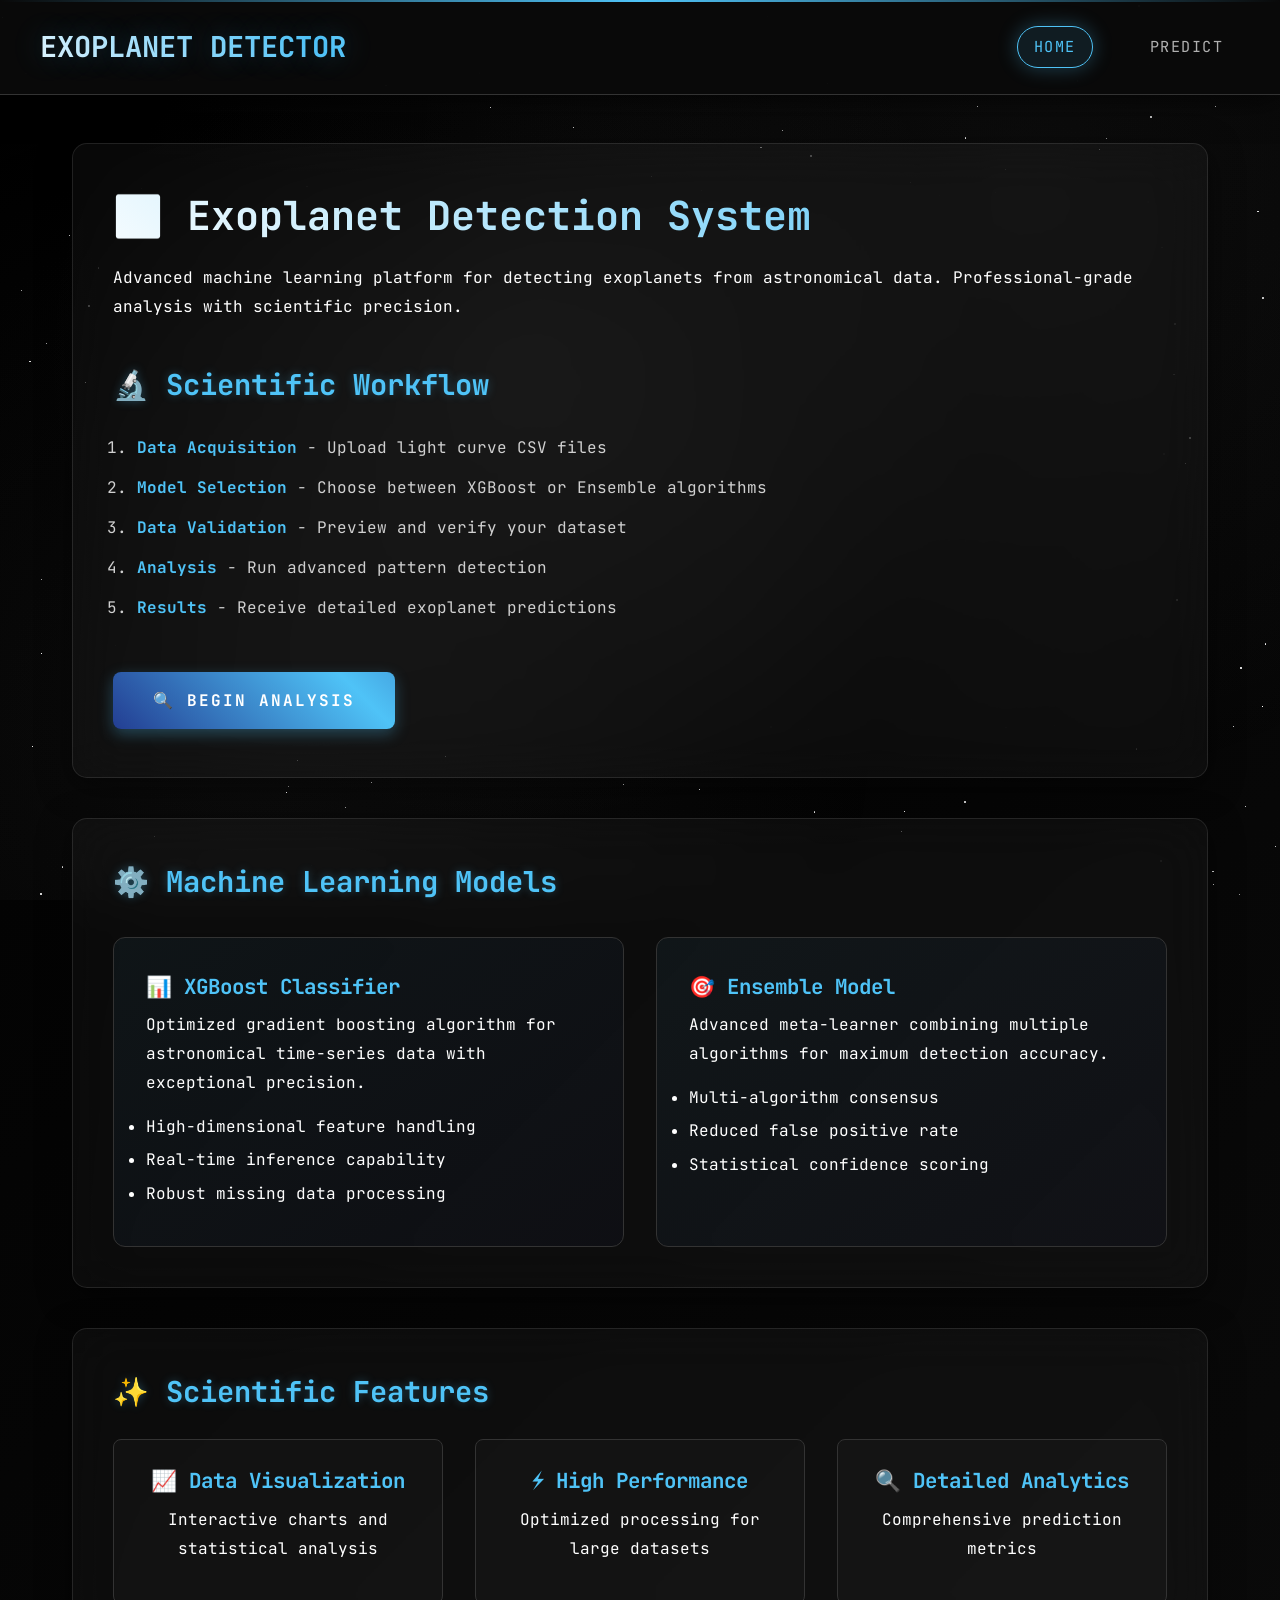
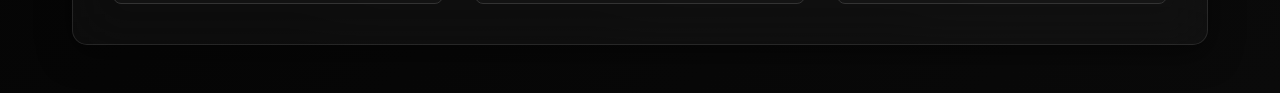
<file: templates/index.html>
<!DOCTYPE html>
<html lang="en">
<head>
    <meta charset="UTF-8">
    <meta name="viewport" content="width=device-width, initial-scale=1.0">
    <title>Exoplanet Detector - Home</title>
    <!-- FIXED PATH: Remove the leading slash -->
    <link rel="stylesheet" href="static/css/style.css">
    <link rel="icon" type="image/png" href="static/images/favicon.png">
    <link href="https://fonts.googleapis.com/css2?family=JetBrains+Mono:wght@300;400;500;600;700&display=swap" rel="stylesheet">
</head>
<body>
    <!-- Binary Stars Background -->
    <div class="stars" id="starsContainer"></div>

    <nav>
    <div class="nav-container">
        <div class="brand">EXOPLANET DETECTOR</div>
        <div class="nav-links">
            <!-- These links now point to FastAPI routes -->
            <a href="/" class="active">Home</a>
            <a href="/predict">Predict</a>
        </div>
    </div>
</nav>

    <main class="container">
        <!-- Hero Section -->
        <div class="glass-card">
            <h1>🌌 Exoplanet Detection System</h1>
            <p class="text-white">Advanced machine learning platform for detecting exoplanets from astronomical data. Professional-grade analysis with scientific precision.</p>
            
            <div style="margin-top: 2.5rem;">
                <h2>🔬 Scientific Workflow</h2>
                <ol style="margin-left: 1.5rem; margin-top: 1.5rem; line-height: 2;">
                    <li><strong class="text-blue">Data Acquisition</strong> - Upload light curve CSV files</li>
                    <li><strong class="text-blue">Model Selection</strong> - Choose between XGBoost or Ensemble algorithms</li>
                    <li><strong class="text-blue">Data Validation</strong> - Preview and verify your dataset</li>
                    <li><strong class="text-blue">Analysis</strong> - Run advanced pattern detection</li>
                    <li><strong class="text-blue">Results</strong> - Receive detailed exoplanet predictions</li>
                </ol>
            </div>

            <a href="/predict" class="btn" style="display: inline-block; margin-top: 2.5rem; text-decoration: none;">
                🔍 Begin Analysis
            </a>
        </div>

        <!-- Models Section -->
        <div class="glass-card">
            <h2>⚙️ Machine Learning Models</h2>
            <div class="models-grid">
                <div class="model-card">
                    <h3 class="text-blue">📊 XGBoost Classifier</h3>
                    <p class="text-white">Optimized gradient boosting algorithm for astronomical time-series data with exceptional precision.</p>
                    <ul style="margin-top: 1rem;">
                        <li class="text-white">High-dimensional feature handling</li>
                        <li class="text-white">Real-time inference capability</li>
                        <li class="text-white">Robust missing data processing</li>
                    </ul>
                </div>
                <div class="model-card">
                    <h3 class="text-blue">🎯 Ensemble Model</h3>
                    <p class="text-white">Advanced meta-learner combining multiple algorithms for maximum detection accuracy.</p>
                    <ul style="margin-top: 1rem;">
                        <li class="text-white">Multi-algorithm consensus</li>
                        <li class="text-white">Reduced false positive rate</li>
                        <li class="text-white">Statistical confidence scoring</li>
                    </ul>
                </div>
            </div>
        </div>

        <!-- Features Section -->
        <div class="glass-card">
            <h2>✨ Scientific Features</h2>
            <div class="features-grid">
                <div class="feature-item">
                    <h3 class="text-blue">📈 Data Visualization</h3>
                    <p class="text-white">Interactive charts and statistical analysis</p>
                </div>
                <div class="feature-item">
                    <h3 class="text-blue">⚡ High Performance</h3>
                    <p class="text-white">Optimized processing for large datasets</p>
                </div>
                <div class="feature-item">
                    <h3 class="text-blue">🔍 Detailed Analytics</h3>
                    <p class="text-white">Comprehensive prediction metrics</p>
                </div>
            </div>
        </div>
    </main>

    <script>
        // Create binary stars background
        function createStars() {
            const starsContainer = document.getElementById('starsContainer');
            const starCount = 200;
            
            for (let i = 0; i < starCount; i++) {
                const star = document.createElement('div');
                star.className = 'star';
                star.style.width = Math.random() * 2 + 'px';
                star.style.height = star.style.width;
                star.style.left = Math.random() * 100 + '%';
                star.style.top = Math.random() * 100 + '%';
                star.style.animationDelay = Math.random() * 8 + 's';
                star.style.setProperty('--duration', (Math.random() * 4 + 3) + 's');
                starsContainer.appendChild(star);
            }
        }
        
        createStars();
    </script>
</body>
</html>
</file>
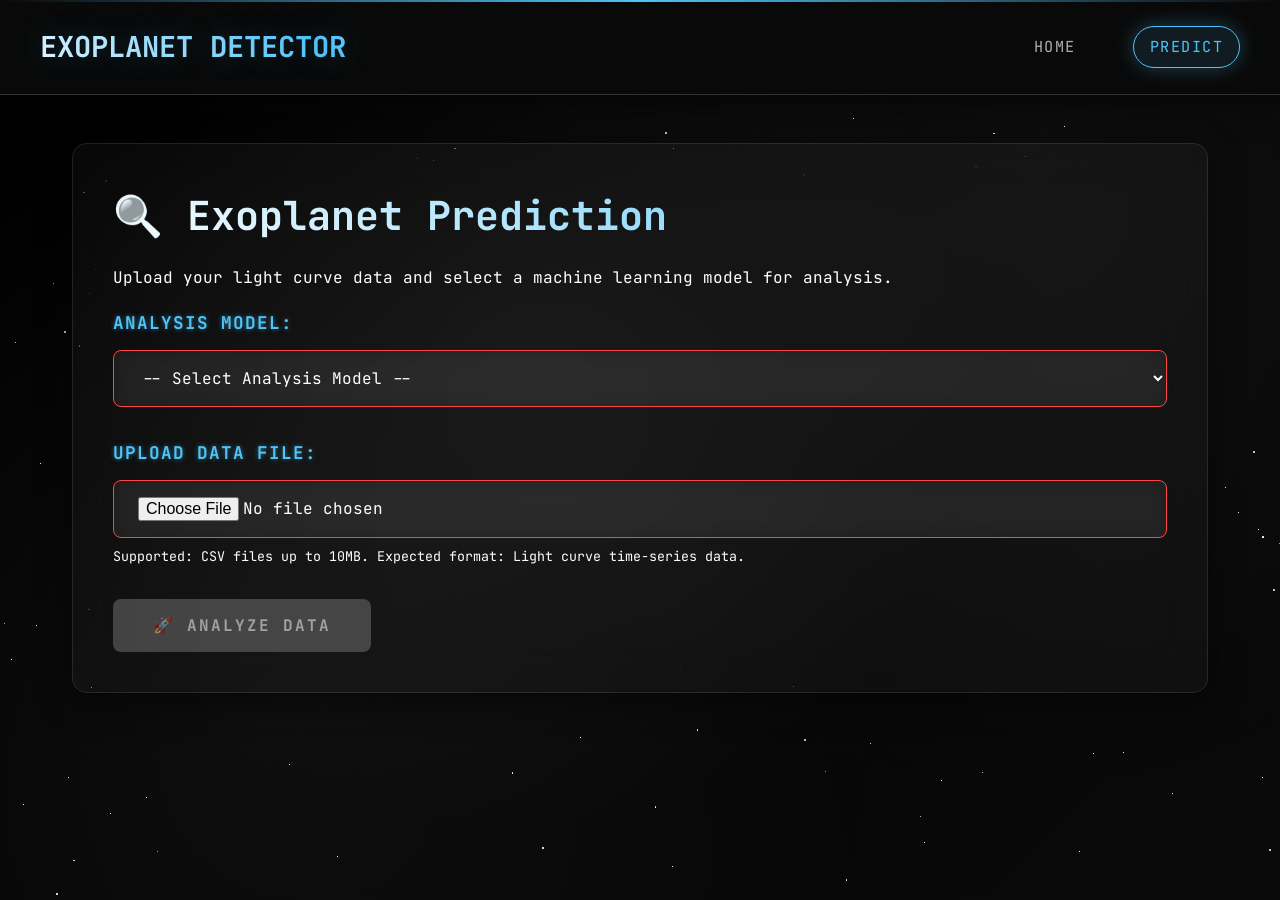
<file: templates/predict.html>
<!DOCTYPE html>
<html lang="en">
<head>
    <meta charset="UTF-8">
    <meta name="viewport" content="width=device-width, initial-scale=1.0">
    <title>Exoplanet Detector - Predict</title>
    <!-- FIXED PATH -->
    <link rel="stylesheet" href="static/css/style.css">
    <link rel="icon" type="image/png" href="static/images/favicon.png">
    <link href="https://fonts.googleapis.com/css2?family=JetBrains+Mono:wght@300;400;500;600;700&display=swap" rel="stylesheet">
</head>
<body>
    <!-- Binary Stars Background -->
    <div class="stars" id="starsContainer"></div>

    <nav>
    <div class="nav-container">
        <div class="brand">EXOPLANET DETECTOR</div>
        <div class="nav-links">
            <!-- Link back to homepage -->
            <a href="/">Home</a>
            <a href="/predict" class="active">Predict</a>
        </div>
    </div>
</nav>

    <main class="container">
        <div class="glass-card">
            <h1>🔍 Exoplanet Prediction</h1>
            <p class="text-white">Upload your light curve data and select a machine learning model for analysis.</p>

            <form id="predictionForm">
                <div class="form-group">
                    <label for="modelSelect">Analysis Model:</label>
                    <select id="modelSelect" required>
                        <option value="">-- Select Analysis Model --</option>
                        <option value="xgboost">XGBoost</option>
                        <option value="catboost">CatBoost</option>
                        <option value="votingensemble">VotingEnsemble</option>
                        <option value="lightgbm">LightGBM</option>
                    </select>
                </div>

                <div class="form-group">
                    <label for="csvFile">Upload Data File:</label>
                    <input type="file" id="csvFile" accept=".csv" required>
                    <small style="color: #888; display: block; margin-top: 0.5rem;" class="text-white">
                        Supported: CSV files up to 10MB. Expected format: Light curve time-series data.
                    </small>
                </div>

                <button type="submit" class="btn" id="predictBtn">
                    🚀 Analyze Data
                </button>
            </form>
        </div>

        <!-- CSV Preview Section -->
        <div class="glass-card" id="previewSection" style="display: none;">
            <h2 class="text-blue">📋 Data Preview</h2>
            <div id="csvPreview" class="csv-preview"></div>
            <button class="btn" id="confirmPredict" style="margin-top: 1rem;">
                ✅ Confirm & Analyze
            </button>
        </div>

        <!-- Loading Spinner -->
        <div class="loading" id="loadingSpinner">
            <div class="spinner"></div>
            <p class="text-blue">Processing astronomical data... This may take a few moments.</p>
        </div>

        <!-- Results Section -->
        <div class="glass-card results-section" id="resultsSection">
            <h2 class="text-blue">📊 Analysis Results</h2>
            <div id="resultsContent" class="text-white"></div>
        </div>
    </main>

    <!-- FIXED PATH -->
    <script src="static/js/predict.js"></script>
    
    <script>
        // Create binary stars background for predict page
        function createStars() {
            const starsContainer = document.getElementById('starsContainer');
            const starCount = 150;
            
            for (let i = 0; i < starCount; i++) {
                const star = document.createElement('div');
                star.className = 'star';
                star.style.width = Math.random() * 2 + 'px';
                star.style.height = star.style.width;
                star.style.left = Math.random() * 100 + '%';
                star.style.top = Math.random() * 100 + '%';
                star.style.animationDelay = Math.random() * 6 + 's';
                star.style.setProperty('--duration', (Math.random() * 3 + 2) + 's');
                starsContainer.appendChild(star);
            }
        }
        
        createStars();
    </script>
</body>
</html>
</file>
<file: templates/static/css/style.css>
/* ===== BLACK & WHITE COSMIC THEME ===== */
/* Monochrome Gradient Background */
* {
    margin: 0;
    padding: 0;
    box-sizing: border-box;
}

body {
    font-family: 'JetBrains Mono', monospace;
    background: linear-gradient(135deg, 
        #000000 0%, 
        #0a0a0a 25%, 
        #1a1a1a 50%, 
        #2a2a2a 75%, 
        #3a3a3a 100%);
    background-size: 400% 400%;
    animation: cosmicShift 20s ease infinite;
    color: #e0e0e0;
    line-height: 1.6;
    min-height: 100vh;
    position: relative;
    overflow-x: hidden;
}

/* Animated Monochrome Background */
body::before {
    content: '';
    position: fixed;
    top: 0;
    left: 0;
    width: 100%;
    height: 100%;
    background: 
        radial-gradient(circle at 20% 80%, rgba(100, 100, 100, 0.1) 0%, transparent 50%),
        radial-gradient(circle at 80% 20%, rgba(200, 200, 200, 0.05) 0%, transparent 50%),
        radial-gradient(circle at 40% 40%, rgba(150, 150, 150, 0.08) 0%, transparent 50%);
    z-index: -1;
    animation: subtlePulse 10s ease-in-out infinite;
}

/* Binary Stars Effect */
.stars {
    position: fixed;
    top: 0;
    left: 0;
    width: 100%;
    height: 100%;
    pointer-events: none;
    z-index: -1;
}

.star {
    position: absolute;
    background: #ffffff;
    border-radius: 50%;
    animation: binaryTwinkle var(--duration) ease-in-out infinite;
}

@keyframes cosmicShift {
    0% { background-position: 0% 50%; }
    50% { background-position: 100% 50%; }
    100% { background-position: 0% 50%; }
}

@keyframes subtlePulse {
    0%, 100% { opacity: 0.3; }
    50% { opacity: 0.6; }
}

@keyframes binaryTwinkle {
    0%, 100% { 
        opacity: 0.2; 
        transform: scale(0.3);
        background: #ffffff;
    }
    50% { 
        opacity: 1; 
        transform: scale(1);
        background: #4fc3f7;
    }
}

/* Navigation - Monochrome Elegance */
nav {
    background: rgba(10, 10, 10, 0.95);
    padding: 1.5rem 2rem;
    border-bottom: 1px solid #333;
    backdrop-filter: blur(20px);
    position: relative;
    box-shadow: 0 4px 30px rgba(0, 0, 0, 0.7);
}

nav::before {
    content: '';
    position: absolute;
    top: 0;
    left: 0;
    width: 100%;
    height: 2px;
    background: linear-gradient(90deg, transparent, #4fc3f7, transparent);
    animation: navGlow 4s ease-in-out infinite;
}

@keyframes navGlow {
    0%, 100% { opacity: 0.3; }
    50% { opacity: 1; }
}

.nav-container {
    max-width: 1200px;
    margin: 0 auto;
    display: flex;
    justify-content: space-between;
    align-items: center;
}

.brand {
    font-size: 1.8rem;
    font-weight: bold;
    background: linear-gradient(45deg, #ffffff, #4fc3f7, #ffffff);
    background-size: 200% 200%;
    -webkit-background-clip: text;
    -webkit-text-fill-color: transparent;
    background-clip: text;
    animation: brandGlow 4s ease-in-out infinite;
    text-shadow: 0 0 30px rgba(79, 195, 247, 0.3);
}

@keyframes brandGlow {
    0%, 100% { background-position: 0% 50%; }
    50% { background-position: 100% 50%; }
}

.nav-links {
    display: flex;
    gap: 2.5rem;
}

.nav-links a {
    color: #b0b0b0;
    text-decoration: none;
    transition: all 0.3s ease;
    font-size: 0.95rem;
    text-transform: uppercase;
    letter-spacing: 1.5px;
    padding: 0.5rem 1rem;
    border-radius: 25px;
    position: relative;
    overflow: hidden;
    border: 1px solid transparent;
}

.nav-links a::before {
    content: '';
    position: absolute;
    top: 0;
    left: -100%;
    width: 100%;
    height: 100%;
    background: linear-gradient(90deg, transparent, rgba(79, 195, 247, 0.2), transparent);
    transition: left 0.5s;
}

.nav-links a:hover::before {
    left: 100%;
}

.nav-links a:hover {
    color: #4fc3f7;
    border-color: #4fc3f7;
    text-shadow: 0 0 10px rgba(79, 195, 247, 0.5);
}

.nav-links a.active {
    color: #4fc3f7;
    background: rgba(79, 195, 247, 0.1);
    border: 1px solid #4fc3f7;
    box-shadow: 0 0 20px rgba(79, 195, 247, 0.3);
}

/* Main Content */
.container {
    max-width: 1200px;
    margin: 3rem auto;
    padding: 0 2rem;
    position: relative;
    z-index: 1;
}

/* Monochrome Glass Cards */
.glass-card {
    background: rgba(255, 255, 255, 0.03);
    border-radius: 15px;
    padding: 2.5rem;
    backdrop-filter: blur(25px);
    border: 1px solid rgba(255, 255, 255, 0.1);
    margin-bottom: 2.5rem;
    position: relative;
    overflow: hidden;
    box-shadow: 0 8px 32px rgba(0, 0, 0, 0.5);
    transition: all 0.3s ease;
}

.glass-card::before {
    content: '';
    position: absolute;
    top: 0;
    left: -100%;
    width: 100%;
    height: 100%;
    background: linear-gradient(90deg, transparent, rgba(255, 255, 255, 0.05), transparent);
    transition: left 0.6s;
}

.glass-card:hover::before {
    left: 100%;
}

.glass-card:hover {
    transform: translateY(-5px);
    box-shadow: 0 15px 40px rgba(0, 0, 0, 0.6);
    border-color: rgba(79, 195, 247, 0.3);
}

.glass-card h1 {
    font-size: 2.5rem;
    margin-bottom: 1rem;
    background: linear-gradient(45deg, #ffffff, #4fc3f7, #ffffff);
    background-size: 200% 200%;
    -webkit-background-clip: text;
    -webkit-text-fill-color: transparent;
    background-clip: text;
    animation: titleGlow 5s ease-in-out infinite;
}

@keyframes titleGlow {
    0%, 100% { background-position: 0% 50%; }
    50% { background-position: 100% 50%; }
}

.glass-card h2 {
    font-size: 1.8rem;
    margin-bottom: 1rem;
    color: #4fc3f7;
    text-shadow: 0 0 10px rgba(79, 195, 247, 0.3);
}

.glass-card h3 {
    font-size: 1.3rem;
    margin-bottom: 0.5rem;
    color: #4fc3f7;
}

.glass-card p {
    color: #d0d0d0;
    line-height: 1.8;
    margin-bottom: 1rem;
}

.glass-card li {
    color: #d0d0d0;
    margin-bottom: 0.5rem;
}

/* Forms - Cyberpunk Inputs */
.form-group {
    margin-bottom: 2rem;
    position: relative;
}

label {
    display: block;
    margin-bottom: 0.8rem;
    color: #4fc3f7;
    font-weight: bold;
    font-size: 1.1rem;
    text-transform: uppercase;
    letter-spacing: 1px;
    text-shadow: 0 0 5px rgba(79, 195, 247, 0.5);
}

select, input[type="file"] {
    width: 100%;
    padding: 1rem 1.5rem;
    background: rgba(255, 255, 255, 0.05);
    border: 1px solid #333;
    border-radius: 8px;
    color: #ffffff;
    font-family: 'JetBrains Mono', monospace;
    font-size: 1rem;
    transition: all 0.3s ease;
    backdrop-filter: blur(10px);
}

select:focus, input[type="file"]:focus {
    outline: none;
    border-color: #4fc3f7;
    box-shadow: 0 0 20px rgba(79, 195, 247, 0.3);
    background: rgba(255, 255, 255, 0.08);
}

/* Buttons - Blue Energy */
.btn {
    background: linear-gradient(45deg, #1a237e, #4fc3f7, #1a237e);
    background-size: 200% 200%;
    color: white;
    border: none;
    padding: 1rem 2.5rem;
    border-radius: 8px;
    cursor: pointer;
    font-family: 'JetBrains Mono', monospace;
    font-size: 1rem;
    font-weight: bold;
    text-transform: uppercase;
    letter-spacing: 2px;
    transition: all 0.3s ease;
    position: relative;
    overflow: hidden;
    box-shadow: 0 5px 15px rgba(79, 195, 247, 0.3);
    animation: buttonGlow 3s ease-in-out infinite;
}

@keyframes buttonGlow {
    0%, 100% { 
        box-shadow: 0 5px 15px rgba(79, 195, 247, 0.3);
        background-position: 0% 50%;
    }
    50% { 
        box-shadow: 0 5px 25px rgba(79, 195, 247, 0.6);
        background-position: 100% 50%;
    }
}

.btn::before {
    content: '';
    position: absolute;
    top: 0;
    left: -100%;
    width: 100%;
    height: 100%;
    background: linear-gradient(90deg, transparent, rgba(255, 255, 255, 0.3), transparent);
    transition: left 0.5s;
}

.btn:hover::before {
    left: 100%;
}

.btn:hover {
    transform: translateY(-3px);
    animation: none;
    box-shadow: 0 8px 25px rgba(79, 195, 247, 0.8);
}

.btn:active {
    transform: translateY(-1px);
}

.btn:disabled {
    background: #666;
    animation: none;
    transform: none;
    box-shadow: none;
    cursor: not-allowed;
}

/* Results Section - Data Terminal */
.results-section {
    display: none;
    margin-top: 2rem;
}

.results-section.active {
    display: block;
    animation: fadeInUp 0.6s ease;
}

@keyframes fadeInUp {
    from {
        opacity: 0;
        transform: translateY(30px);
    }
    to {
        opacity: 1;
        transform: translateY(0);
    }
}

.prediction-table {
    width: 100%;
    border-collapse: collapse;
    margin-top: 1.5rem;
    background: rgba(255, 255, 255, 0.02);
    border-radius: 8px;
    overflow: hidden;
    border: 1px solid #333;
}

.prediction-table th,
.prediction-table td {
    padding: 1rem;
    text-align: left;
    border-bottom: 1px solid #333;
    color: #e0e0e0;
}

.prediction-table th {
    background: linear-gradient(45deg, rgba(79, 195, 247, 0.1), rgba(26, 35, 126, 0.1));
    color: #4fc3f7;
    font-weight: bold;
    text-transform: uppercase;
    letter-spacing: 1px;
}

.prediction-table tr:hover {
    background: rgba(255, 255, 255, 0.03);
}

.prediction-table tr:nth-child(even) {
    background: rgba(255, 255, 255, 0.01);
}

/* Loading Spinner - Blue Orb */
.loading {
    display: none;
    text-align: center;
    padding: 3rem;
}

.loading.active {
    display: block;
    animation: fadeIn 0.5s ease;
}

.spinner {
    border: 4px solid rgba(255, 255, 255, 0.1);
    border-top: 4px solid #4fc3f7;
    border-radius: 50%;
    width: 60px;
    height: 60px;
    animation: spin 1.5s linear infinite;
    margin: 0 auto 1.5rem;
    box-shadow: 0 0 20px rgba(79, 195, 247, 0.3);
}

@keyframes spin {
    0% { transform: rotate(0deg); }
    100% { transform: rotate(360deg); }
}

/* CSV Preview - Terminal Style */
.csv-preview {
    max-height: 400px;
    overflow: auto;
    background: rgba(0, 0, 0, 0.5);
    border-radius: 8px;
    padding: 1.5rem;
    margin-top: 1rem;
    font-family: 'JetBrains Mono', monospace;
    font-size: 0.85rem;
    border: 1px solid #333;
    color: #4fc3f7;
    background: linear-gradient(145deg, rgba(10, 10, 10, 0.9), rgba(20, 20, 20, 0.9));
}

/* Model Cards Grid */
.models-grid {
    display: grid;
    grid-template-columns: repeat(auto-fit, minmax(350px, 1fr));
    gap: 2rem;
    margin-top: 2rem;
}

.model-card {
    background: linear-gradient(145deg, rgba(79, 195, 247, 0.05), rgba(26, 35, 126, 0.05));
    border-radius: 12px;
    padding: 2rem;
    border: 1px solid #333;
    transition: all 0.3s ease;
}

.model-card:hover {
    transform: translateY(-5px);
    border-color: #4fc3f7;
    box-shadow: 0 10px 30px rgba(79, 195, 247, 0.2);
}

/* Features Grid */
.features-grid {
    display: grid;
    grid-template-columns: repeat(auto-fit, minmax(250px, 1fr));
    gap: 2rem;
    margin-top: 1.5rem;
}

.feature-item {
    text-align: center;
    padding: 1.5rem;
    background: rgba(255, 255, 255, 0.02);
    border-radius: 8px;
    border: 1px solid #333;
    transition: all 0.3s ease;
}

.feature-item:hover {
    border-color: #4fc3f7;
    transform: translateY(-3px);
}

/* Responsive Design */
@media (max-width: 768px) {
    .nav-container {
        flex-direction: column;
        gap: 1.5rem;
    }
    
    .nav-links {
        gap: 1rem;
    }
    
    .container {
        padding: 0 1rem;
        margin: 2rem auto;
    }
    
    .glass-card {
        padding: 2rem 1.5rem;
    }
    
    .glass-card h1 {
        font-size: 2rem;
    }
    
    .models-grid {
        grid-template-columns: 1fr;
    }
}

/* Scrollbar Styling */
::-webkit-scrollbar {
    width: 8px;
}

::-webkit-scrollbar-track {
    background: rgba(255, 255, 255, 0.05);
    border-radius: 10px;
}

::-webkit-scrollbar-thumb {
    background: linear-gradient(45deg, #4fc3f7, #1a237e);
    border-radius: 10px;
}

::-webkit-scrollbar-thumb:hover {
    background: linear-gradient(45deg, #1a237e, #4fc3f7);
}

/* Utility Classes */
.text-blue {
    color: #4fc3f7 !important;
}

.text-white {
    color: #ffffff !important;
}

.bg-dark {
    background: rgba(0, 0, 0, 0.5) !important;
}

.border-blue {
    border-color: #4fc3f7 !important;
}


/* ===== ENHANCED STYLES FOR JAVASCRIPT FEATURES ===== */

/* CSV Preview Styles */
.preview-table {
    font-family: 'JetBrains Mono', monospace;
    font-size: 0.8rem;
    line-height: 1.4;
}

.csv-line {
    padding: 0.2rem 0;
    border-bottom: 1px solid rgba(255, 255, 255, 0.1);
}

.csv-cell {
    display: inline-block;
    padding: 0.1rem 0.3rem;
    background: rgba(79, 195, 247, 0.1);
    margin: 0.1rem;
    border-radius: 3px;
}

.csv-separator {
    color: #4fc3f7;
    margin: 0 0.2rem;
}

.csv-divider {
    text-align: center;
    color: #4fc3f7;
    margin: 0.5rem 0;
    font-weight: bold;
}

.preview-info {
    text-align: center;
    color: #888;
    font-size: 0.7rem;
    margin-top: 1rem;
    font-style: italic;
}

/* Results Section Styles */
.result-header {
    border-bottom: 1px solid #333;
    padding-bottom: 1rem;
    margin-bottom: 2rem;
}

.result-header h3 {
    margin-bottom: 0.5rem;
}

.timestamp {
    color: #888;
    font-size: 0.9rem;
    font-style: italic;
}

.predictions-section,
.probabilities-section,
.statistics-section,
.result-message {
    margin-bottom: 2rem;
    padding: 1.5rem;
    background: rgba(255, 255, 255, 0.02);
    border-radius: 8px;
    border: 1px solid #333;
}

.predictions-section h4,
.probabilities-section h4,
.statistics-section h4,
.result-message h4 {
    margin-bottom: 1rem;
    font-size: 1.2rem;
}

/* Statistics Grid */
.stats-grid {
    display: grid;
    grid-template-columns: repeat(auto-fit, minmax(200px, 1fr));
    gap: 1rem;
}

.stat-item {
    display: flex;
    justify-content: space-between;
    padding: 0.5rem;
    background: rgba(255, 255, 255, 0.03);
    border-radius: 5px;
}

.stat-label {
    font-weight: bold;
    color: #4fc3f7;
}

.stat-value {
    color: #ffffff;
}

/* JSON Display */
.probabilities-json {
    background: rgba(0, 0, 0, 0.5);
    padding: 1rem;
    border-radius: 5px;
    overflow-x: auto;
    font-family: 'JetBrains Mono', monospace;
    font-size: 0.8rem;
    color: #4fc3f7;
    border: 1px solid #333;
}

/* Error Messages */
.error-message {
    background: rgba(255, 68, 68, 0.1);
    border: 1px solid #ff4444;
    border-radius: 8px;
    padding: 1.5rem;
    color: #ff6f6f;
}

.temp-error {
    animation: slideIn 0.3s ease;
}

@keyframes slideIn {
    from {
        transform: translateX(100%);
        opacity: 0;
    }
    to {
        transform: translateX(0);
        opacity: 1;
    }
}

/* Responsive Tables */
@media (max-width: 768px) {
    .prediction-table {
        font-size: 0.7rem;
    }
    
    .prediction-table th,
    .prediction-table td {
        padding: 0.5rem;
    }
    
    .stats-grid {
        grid-template-columns: 1fr;
    }
}

/* Loading Animation Enhancements */
.loading p {
    color: #4fc3f7;
    font-size: 1.1rem;
    margin-top: 1rem;
}

/* Button States */
.btn:disabled {
    opacity: 0.5;
    cursor: not-allowed;
    transform: none !important;
    animation: none !important;
}

/* Form Validation Styles */
input:invalid, select:invalid {
    border-color: #ff4444 !important;
}

input:valid, select:valid {
    border-color: #00ff00 !important;
}

/* ===== VISUALIZATION STYLES ===== */
.visualization-section {
    margin: 2rem 0;
    padding: 1.5rem;
    background: rgba(255, 255, 255, 0.02);
    border-radius: 10px;
    border: 1px solid #333;
}

.plot-container {
    margin: 1.5rem 0;
    text-align: center;
}

.plot-container h4 {
    color: #4fc3f7;
    margin-bottom: 1rem;
    font-size: 1.1rem;
}

/* Statistics Card */
.statistics-card {
    background: linear-gradient(145deg, rgba(79, 195, 247, 0.1), rgba(26, 35, 126, 0.05));
    border-radius: 10px;
    padding: 1.5rem;
    margin: 1.5rem 0;
    border: 1px solid #4fc3f7;
}

.stats-grid {
    display: grid;
    grid-template-columns: repeat(auto-fit, minmax(200px, 1fr));
    gap: 1rem;
    margin-top: 1rem;
}

.stat-item {
    display: flex;
    justify-content: space-between;
    align-items: center;
    padding: 0.8rem;
    background: rgba(255, 255, 255, 0.05);
    border-radius: 5px;
    border-left: 3px solid #4fc3f7;
}

.stat-label {
    font-weight: bold;
    color: #4fc3f7;
}

.stat-value {
    color: #ffffff;
    font-weight: bold;
}

/* File Info */
.file-info {
    background: rgba(255, 255, 255, 0.03);
    padding: 1rem;
    border-radius: 5px;
    margin: 1rem 0;
    border-left: 3px solid #ff6f00;
}

.file-info p {
    margin: 0.3rem 0;
    color: #d0d0d0;
}

/* ===== IMPROVED STATISTICS STYLES ===== */
.confidence-section, .quality-section, .range-section {
    margin: 1.5rem 0;
    padding: 1rem;
    background: rgba(255, 255, 255, 0.03);
    border-radius: 8px;
    border-left: 4px solid #4fc3f7;
}

.confidence-section h5, .quality-section h5, .range-section h5 {
    color: #4fc3f7;
    margin-bottom: 1rem;
    font-size: 1rem;
}

.confidence-grid, .quality-grid, .range-grid {
    display: grid;
    grid-template-columns: repeat(auto-fit, minmax(250px, 1fr));
    gap: 0.8rem;
}

.confidence-item, .quality-item, .range-item {
    display: flex;
    justify-content: space-between;
    align-items: center;
    padding: 0.6rem;
    border-radius: 5px;
    font-size: 0.9rem;
}

/* Confidence-specific styles */
.confidence-item.high-confidence {
    background: rgba(76, 175, 80, 0.2);
    border-left: 3px solid #4CAF50;
}
.confidence-item.medium-confidence {
    background: rgba(255, 193, 7, 0.2);
    border-left: 3px solid #FFC107;
}
.confidence-item.low-confidence {
    background: rgba(244, 67, 54, 0.2);
    border-left: 3px solid #F44336;
}

.quality-item.high-quality {
    background: rgba(76, 175, 80, 0.2);
    border-left: 3px solid #4CAF50;
}
.quality-item.uncertain {
    background: rgba(255, 152, 0, 0.2);
    border-left: 3px solid #FF9800;
}

.range-item {
    background: rgba(79, 195, 247, 0.1);
    border-left: 3px solid #4fc3f7;
}

.confidence-label, .quality-label, .range-label {
    font-weight: 600;
    color: #e0e0e0;
}

.confidence-value, .quality-value, .range-value {
    font-weight: bold;
    color: #ffffff;
}

.high-confidence .confidence-value { color: #4CAF50; }
.medium-confidence .confidence-value { color: #FFC107; }
.low-confidence .confidence-value { color: #F44336; }
.high-quality .quality-value { color: #4CAF50; }
.uncertain .quality-value { color: #FF9800; }

/* Multi-class probability bars */
.probability-bars {
    display: flex;
    flex-direction: column;
    gap: 2px;
}

.prob-bar {
    display: flex;
    align-items: center;
    gap: 5px;
    font-size: 0.7rem;
}

.prob-bar-container {
    flex: 1;
    background: rgba(255, 255, 255, 0.1);
    border-radius: 2px;
    height: 8px;
    overflow: hidden;
}

.prob-bar-fill {
    height: 100%;
    transition: width 0.3s ease;
}

/* Safe number display */
.stat-value {
    color: #ffffff;
    font-weight: bold;
}

/* Error message styling */
.error-message {
    background: rgba(255, 68, 68, 0.1);
    border: 1px solid #ff4444;
    border-radius: 8px;
    padding: 1.5rem;
    color: #ff6f6f;
}
</file>
